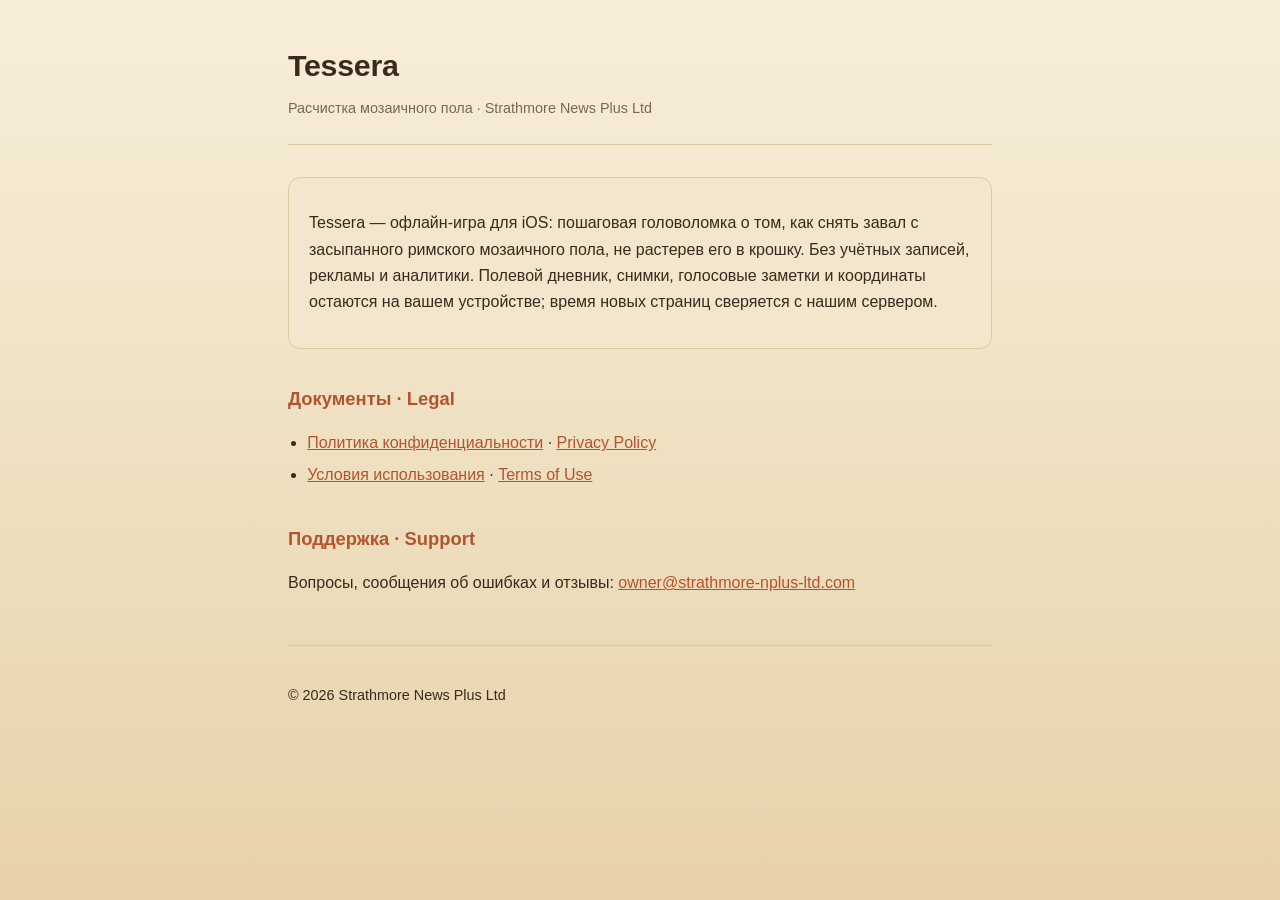
<file: index.html>
<!doctype html>
<html lang="ru">
<head>
<meta charset="utf-8">
<meta name="viewport" content="width=device-width, initial-scale=1">
<title>Tessera</title>
<link rel="stylesheet" href="style.css">
</head>
<body>
<main>
<header>
  <h1>Tessera</h1>
  <p class="meta">Расчистка мозаичного пола · Strathmore News Plus Ltd</p>
</header>

<div class="card">
  <p>Tessera — офлайн-игра для iOS: пошаговая головоломка о том, как снять завал
  с засыпанного римского мозаичного пола, не растерев его в крошку. Без учётных
  записей, рекламы и аналитики. Полевой дневник, снимки, голосовые заметки и
  координаты остаются на вашем устройстве; время новых страниц сверяется с нашим сервером.</p>
</div>

<h2>Документы · Legal</h2>
<ul>
  <li><a href="privacy.html">Политика конфиденциальности</a> · <a href="privacy-en.html">Privacy Policy</a></li>
  <li><a href="terms.html">Условия использования</a> · <a href="terms-en.html">Terms of Use</a></li>
</ul>

<h2>Поддержка · Support</h2>
<p>Вопросы, сообщения об ошибках и отзывы:
<a href="mailto:owner@strathmore-nplus-ltd.com">owner@strathmore-nplus-ltd.com</a></p>

<footer>
  <p>© 2026 Strathmore News Plus Ltd</p>
</footer>
</main>
</body>
</html>
</file>
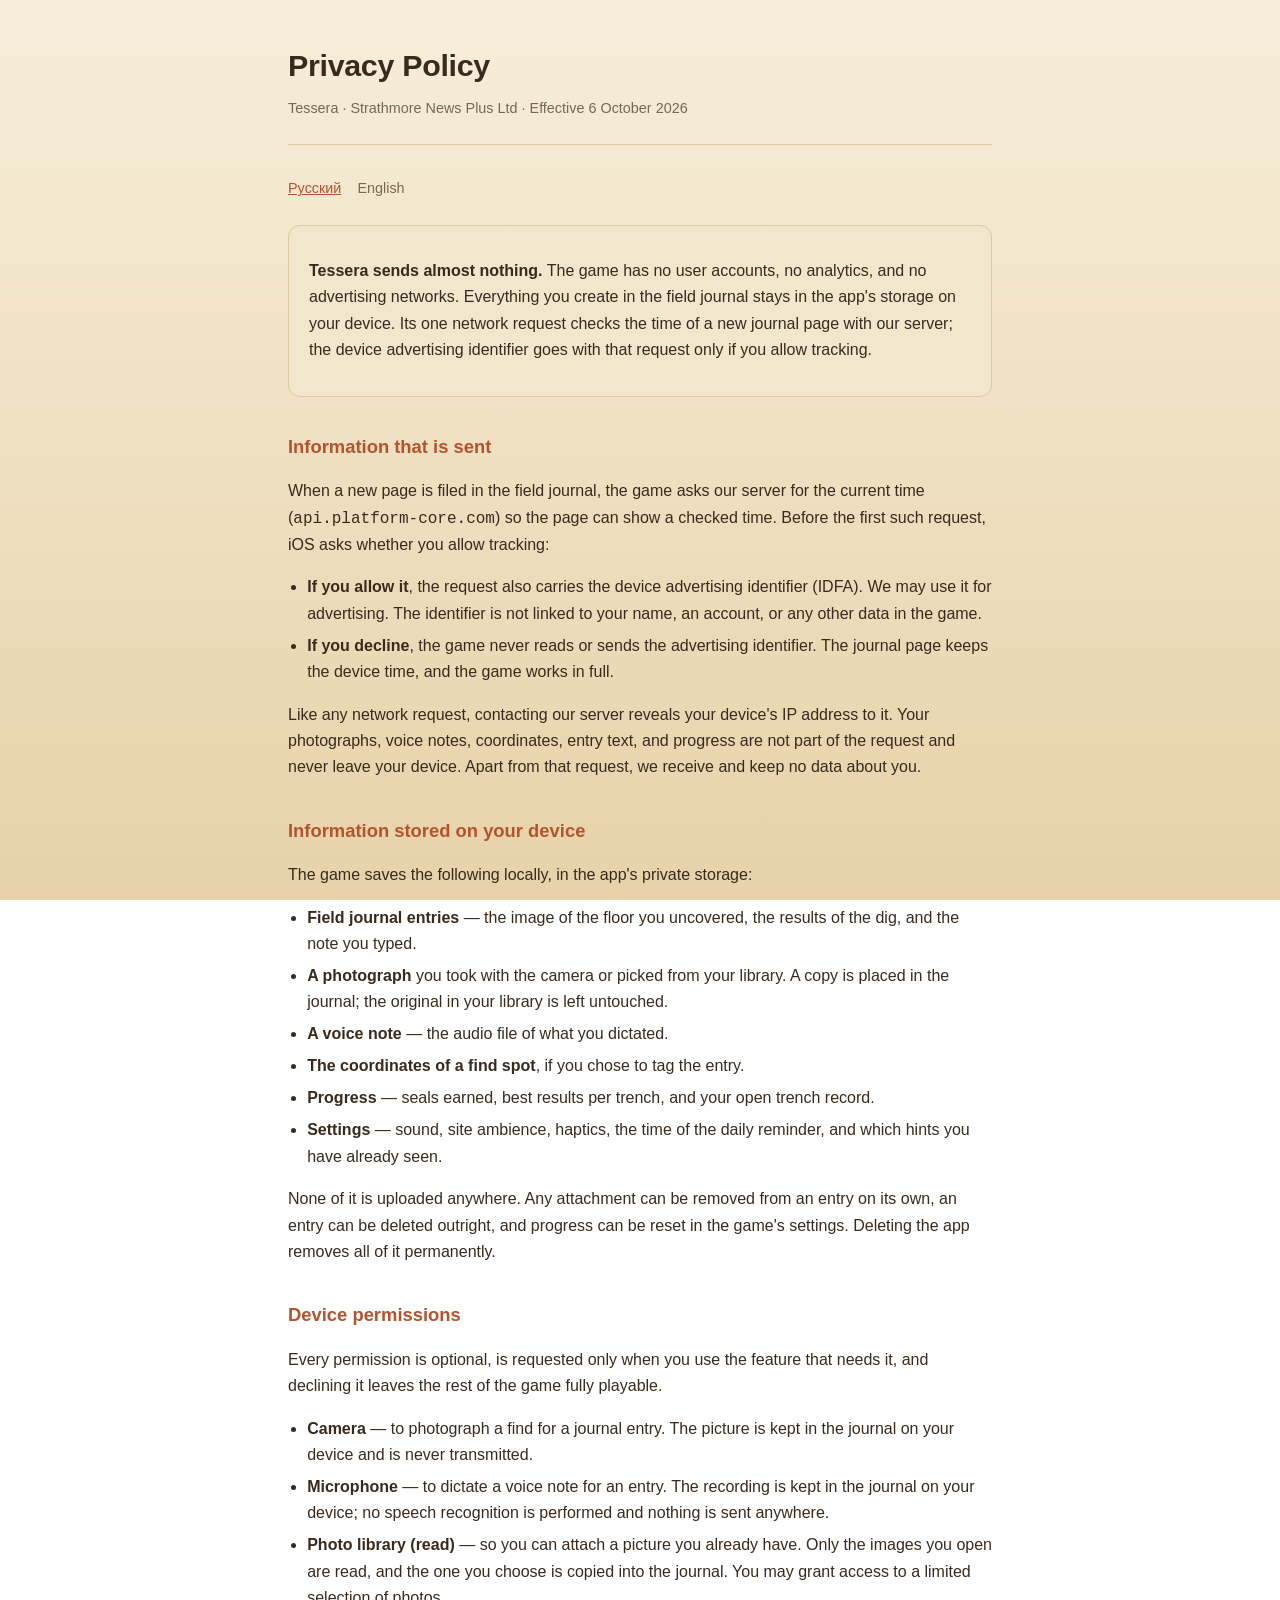
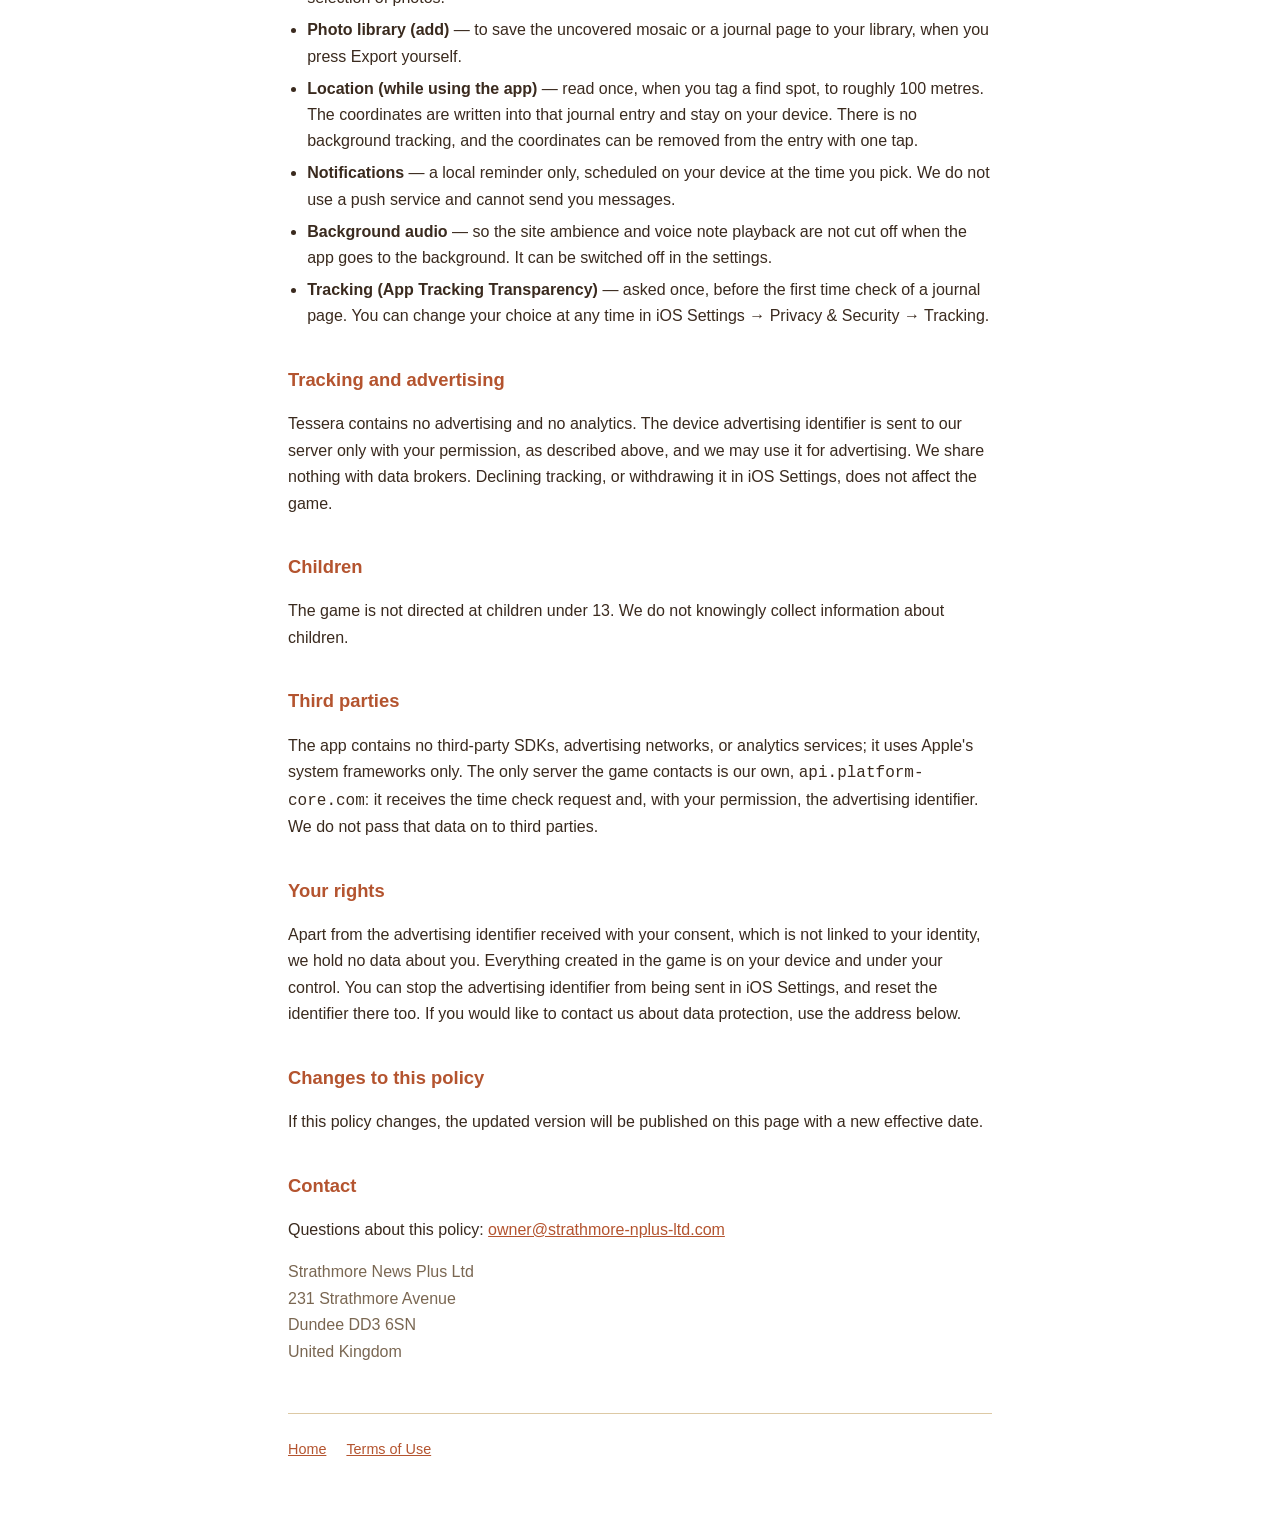
<file: privacy-en.html>
<!doctype html>
<html lang="en">
<head>
<meta charset="utf-8">
<meta name="viewport" content="width=device-width, initial-scale=1">
<title>Tessera — Privacy Policy</title>
<link rel="stylesheet" href="style.css">
</head>
<body>
<main>
<header>
  <h1>Privacy Policy</h1>
  <p class="meta">Tessera · Strathmore News Plus Ltd · Effective 6 October 2026</p>
</header>

<p class="langnav"><a href="privacy.html">Русский</a><span class="current">English</span></p>

<div class="card">
  <p><strong>Tessera sends almost nothing.</strong> The game has no user accounts, no analytics, and no advertising networks. Everything you create
  in the field journal stays in the app's storage on your device. Its one network request
  checks the time of a new journal page with our server; the device advertising
  identifier goes with that request only if you allow tracking.</p>
</div>

<h2>Information that is sent</h2>
<p>When a new page is filed in the field journal, the game asks our server for the current time (<code>api.platform-core.com</code>) so the page
can show a checked time. Before the first such request, iOS asks whether you allow
tracking:</p>
<ul>
  <li><strong>If you allow it</strong>, the request also carries the device advertising
  identifier (IDFA). We may use it for advertising. The identifier is not linked to your
  name, an account, or any other data in the game.</li>
  <li><strong>If you decline</strong>, the game never reads or sends the advertising
  identifier. The journal page keeps the device time, and the game works in full.</li>
</ul>
<p>Like any network request, contacting our server reveals your device's IP address to
it. Your photographs, voice notes, coordinates, entry text, and progress are not part of
the request and never leave your device. Apart from that request, we receive and keep no data about you.</p>

<h2>Information stored on your device</h2>
<p>The game saves the following locally, in the app's private storage:</p>
<ul>
  <li><strong>Field journal entries</strong> — the image of the floor you uncovered, the
  results of the dig, and the note you typed.</li>
  <li><strong>A photograph</strong> you took with the camera or picked from your library.
  A copy is placed in the journal; the original in your library is left untouched.</li>
  <li><strong>A voice note</strong> — the audio file of what you dictated.</li>
  <li><strong>The coordinates of a find spot</strong>, if you chose to tag the entry.</li>
  <li><strong>Progress</strong> — seals earned, best results per trench, and your open
  trench record.</li>
  <li><strong>Settings</strong> — sound, site ambience, haptics, the time of the daily
  reminder, and which hints you have already seen.</li>
</ul>
<p>None of it is uploaded anywhere. Any attachment can be removed from an entry on its own,
an entry can be deleted outright, and progress can be reset in the game's settings.
Deleting the app removes all of it permanently.</p>

<h2>Device permissions</h2>
<p>Every permission is optional, is requested only when you use the feature that needs it,
and declining it leaves the rest of the game fully playable.</p>
<ul>
  <li><strong>Camera</strong> — to photograph a find for a journal entry. The picture is
  kept in the journal on your device and is never transmitted.</li>
  <li><strong>Microphone</strong> — to dictate a voice note for an entry. The recording is
  kept in the journal on your device; no speech recognition is performed and nothing is
  sent anywhere.</li>
  <li><strong>Photo library (read)</strong> — so you can attach a picture you already have.
  Only the images you open are read, and the one you choose is copied into the journal.
  You may grant access to a limited selection of photos.</li>
  <li><strong>Photo library (add)</strong> — to save the uncovered mosaic or a journal page
  to your library, when you press Export yourself.</li>
  <li><strong>Location (while using the app)</strong> — read once, when you tag a find spot,
  to roughly 100 metres. The coordinates are written into that journal entry and stay on
  your device. There is no background tracking, and the coordinates can be removed from
  the entry with one tap.</li>
  <li><strong>Notifications</strong> — a local reminder only, scheduled on your device at
  the time you pick. We do not use a push service and cannot send you messages.</li>
  <li><strong>Background audio</strong> — so the site ambience and voice note playback are
  not cut off when the app goes to the background. It can be switched off in the settings.</li>
  <li><strong>Tracking (App Tracking Transparency)</strong> — asked once, before the first
  time check of a journal page. You can change your choice at any time in iOS Settings →
  Privacy &amp; Security → Tracking.</li>
</ul>

<h2>Tracking and advertising</h2>
<p>Tessera contains no advertising and no analytics. The device advertising identifier
is sent to our server only with your permission, as described above, and we may use it for advertising. We share nothing with data brokers. Declining tracking, or withdrawing it in
iOS Settings, does not affect the game.</p>

<h2>Children</h2>
<p>The game is not directed at children under 13. We do not knowingly collect information
about children.</p>

<h2>Third parties</h2>
<p>The app contains no third-party SDKs, advertising networks, or analytics services; it
uses Apple's system frameworks only. The only server the game contacts is our own, <code>api.platform-core.com</code>: it receives the time check request and, with your permission, the advertising identifier. We do not pass that data on to third parties.</p>

<h2>Your rights</h2>
<p>Apart from the advertising identifier received with your consent, which is not linked to your identity, we hold no data about you. Everything created in the game is on your device and under your control. You
can stop the advertising identifier from being sent in iOS Settings, and reset the
identifier there too. If you would like to contact us about data protection, use the
address below.</p>

<h2>Changes to this policy</h2>
<p>If this policy changes, the updated version will be published on this page with a new
effective date.</p>

<h2>Contact</h2>
<p>Questions about this policy: <a href="mailto:owner@strathmore-nplus-ltd.com">owner@strathmore-nplus-ltd.com</a></p>
<address>Strathmore News Plus Ltd<br>
231 Strathmore Avenue<br>
Dundee DD3 6SN<br>
United Kingdom</address>

<footer>
  <nav><a href="index.html">Home</a><a href="terms-en.html">Terms of Use</a></nav>
</footer>
</main>
</body>
</html>
</file>
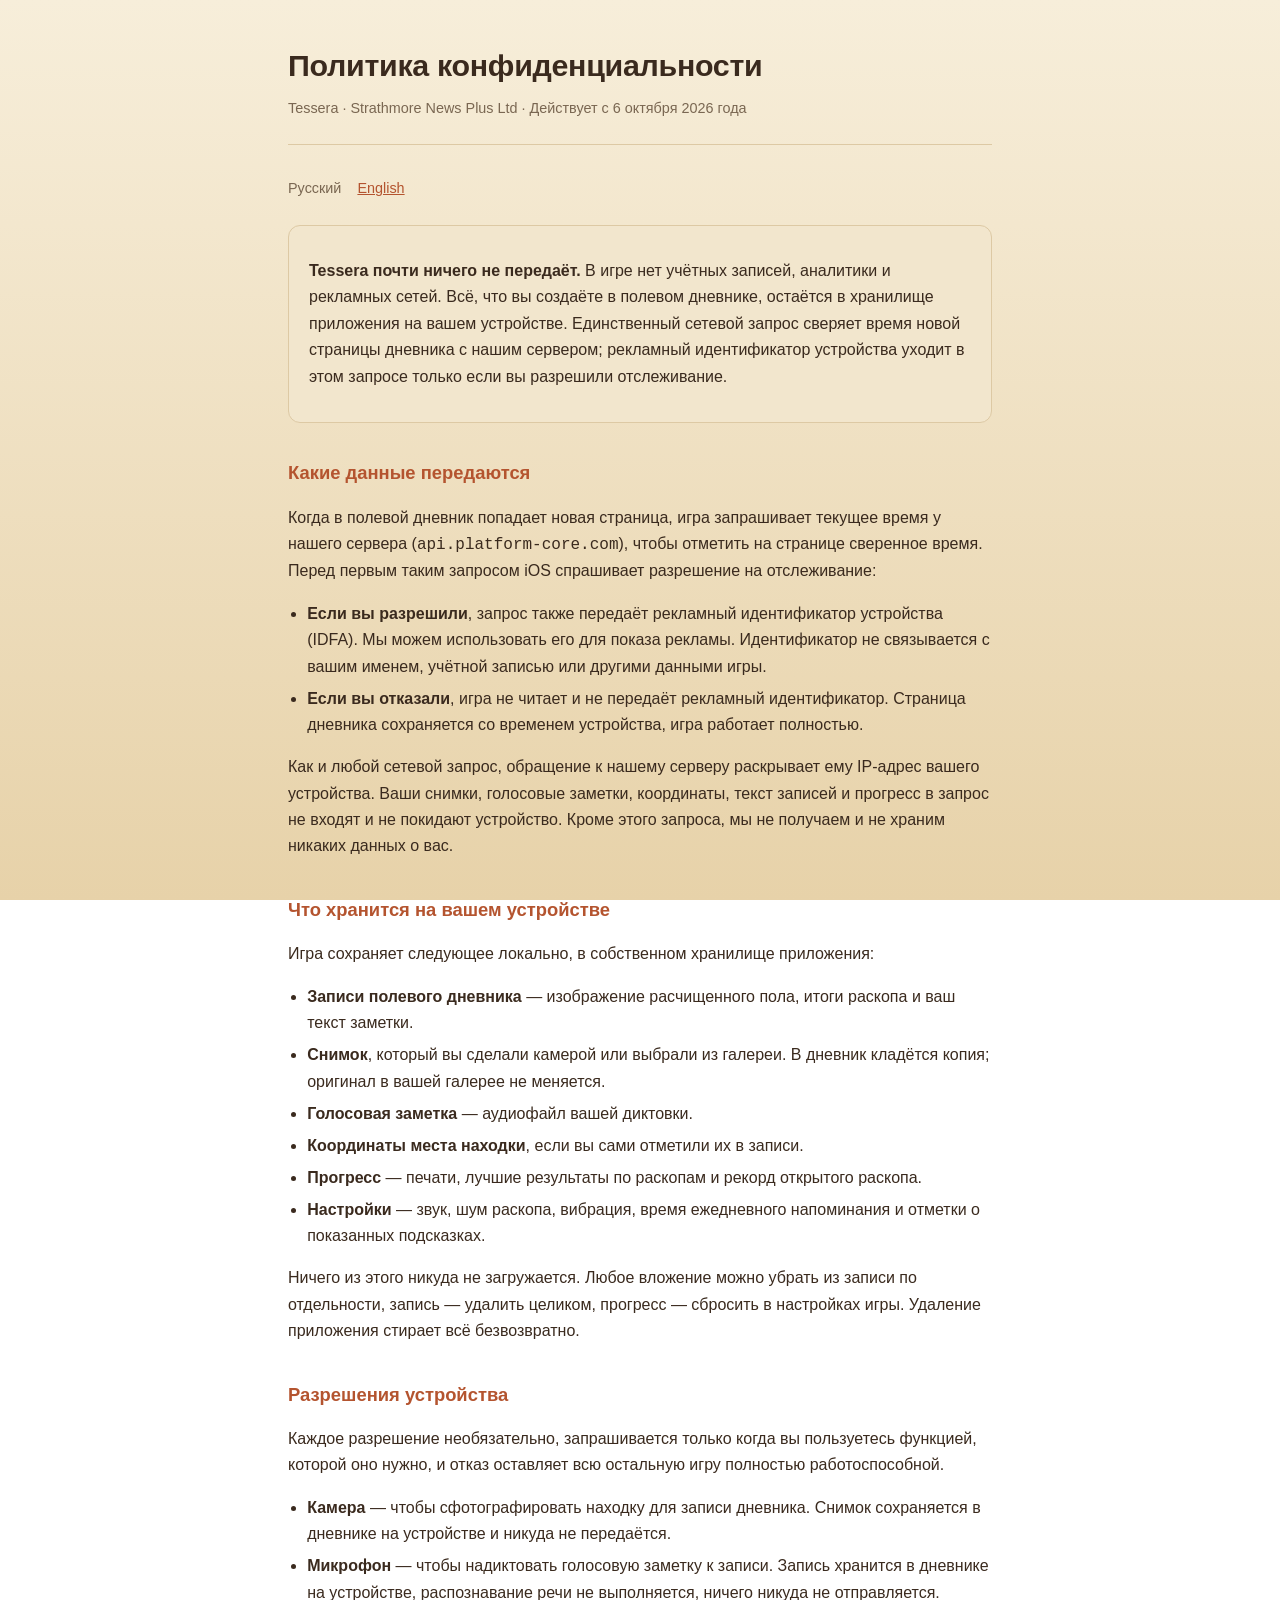
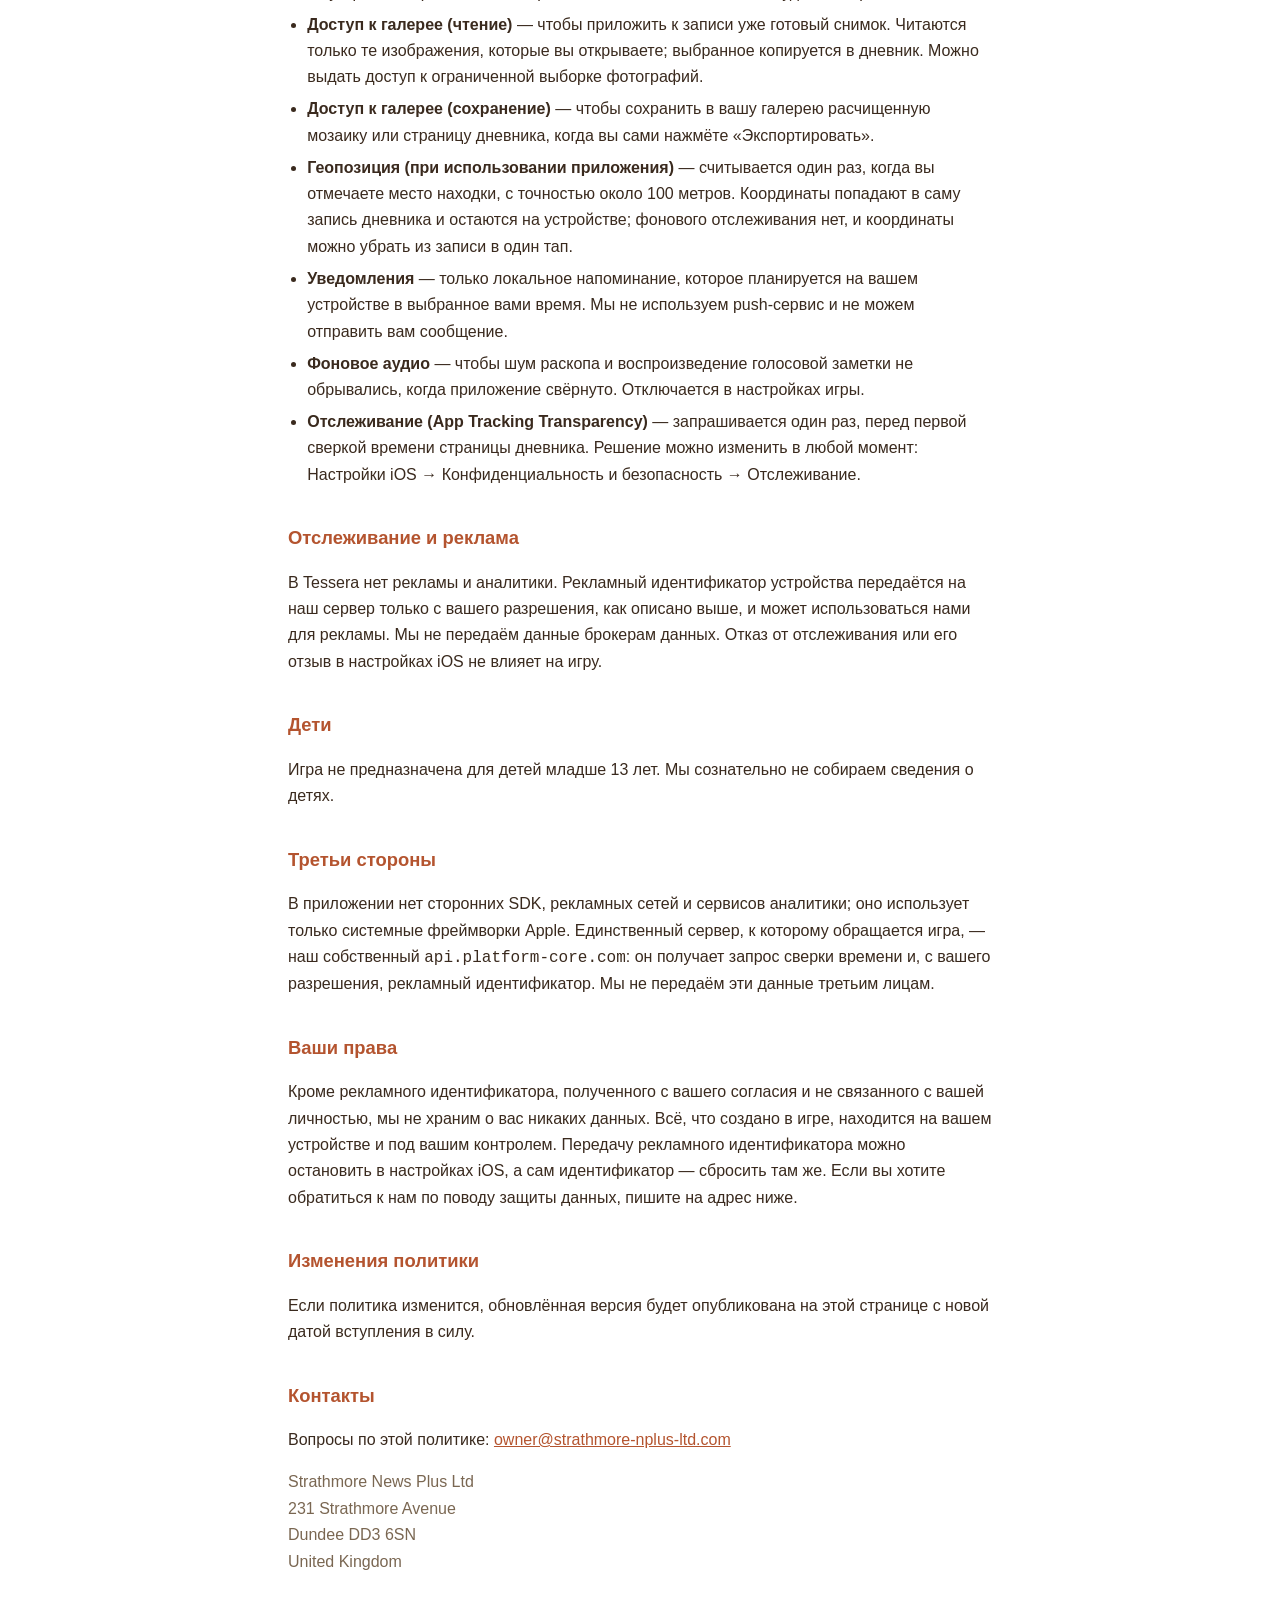
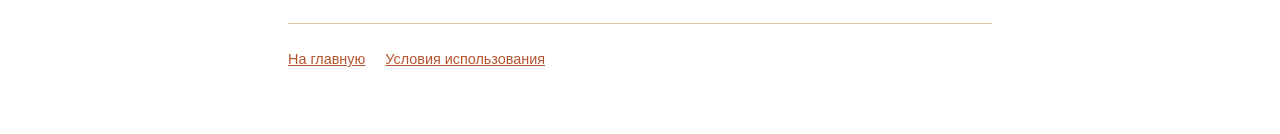
<file: privacy.html>
<!doctype html>
<html lang="ru">
<head>
<meta charset="utf-8">
<meta name="viewport" content="width=device-width, initial-scale=1">
<title>Tessera — Политика конфиденциальности</title>
<link rel="stylesheet" href="style.css">
</head>
<body>
<main>
<header>
  <h1>Политика конфиденциальности</h1>
  <p class="meta">Tessera · Strathmore News Plus Ltd · Действует с 6 октября 2026 года</p>
</header>

<p class="langnav"><span class="current">Русский</span><a href="privacy-en.html">English</a></p>

<div class="card">
  <p><strong>Tessera почти ничего не передаёт.</strong> В игре нет учётных записей,
  аналитики и рекламных сетей. Всё, что вы создаёте в полевом дневнике,
  остаётся в хранилище приложения на вашем устройстве. Единственный сетевой запрос
  сверяет время новой страницы дневника с нашим сервером; рекламный идентификатор
  устройства уходит в этом запросе только если вы разрешили отслеживание.</p>
</div>

<h2>Какие данные передаются</h2>
<p>Когда в полевой дневник попадает новая страница, игра запрашивает текущее время у
нашего сервера (<code>api.platform-core.com</code>), чтобы
отметить на странице сверенное время. Перед первым таким запросом iOS спрашивает
разрешение на отслеживание:</p>
<ul>
  <li><strong>Если вы разрешили</strong>, запрос также передаёт рекламный идентификатор
  устройства (IDFA). Мы можем использовать его для показа рекламы. Идентификатор не
  связывается с вашим именем, учётной записью или другими данными игры.</li>
  <li><strong>Если вы отказали</strong>, игра не читает и не передаёт рекламный
  идентификатор. Страница дневника сохраняется со временем устройства, игра работает
  полностью.</li>
</ul>
<p>Как и любой сетевой запрос, обращение к нашему серверу раскрывает ему IP-адрес вашего
устройства. Ваши снимки, голосовые заметки, координаты, текст записей и прогресс в
запрос не входят и не покидают устройство. Кроме этого запроса, мы не получаем и не храним никаких данных о вас.</p>

<h2>Что хранится на вашем устройстве</h2>
<p>Игра сохраняет следующее локально, в собственном хранилище приложения:</p>
<ul>
  <li><strong>Записи полевого дневника</strong> — изображение расчищенного пола, итоги
  раскопа и ваш текст заметки.</li>
  <li><strong>Снимок</strong>, который вы сделали камерой или выбрали из галереи. В дневник
  кладётся копия; оригинал в вашей галерее не меняется.</li>
  <li><strong>Голосовая заметка</strong> — аудиофайл вашей диктовки.</li>
  <li><strong>Координаты места находки</strong>, если вы сами отметили их в записи.</li>
  <li><strong>Прогресс</strong> — печати, лучшие результаты по раскопам и рекорд открытого
  раскопа.</li>
  <li><strong>Настройки</strong> — звук, шум раскопа, вибрация, время ежедневного
  напоминания и отметки о показанных подсказках.</li>
</ul>
<p>Ничего из этого никуда не загружается. Любое вложение можно убрать из записи по
отдельности, запись — удалить целиком, прогресс — сбросить в настройках игры. Удаление
приложения стирает всё безвозвратно.</p>

<h2>Разрешения устройства</h2>
<p>Каждое разрешение необязательно, запрашивается только когда вы пользуетесь функцией,
которой оно нужно, и отказ оставляет всю остальную игру полностью работоспособной.</p>
<ul>
  <li><strong>Камера</strong> — чтобы сфотографировать находку для записи дневника. Снимок
  сохраняется в дневнике на устройстве и никуда не передаётся.</li>
  <li><strong>Микрофон</strong> — чтобы надиктовать голосовую заметку к записи. Запись
  хранится в дневнике на устройстве, распознавание речи не выполняется, ничего никуда
  не отправляется.</li>
  <li><strong>Доступ к галерее (чтение)</strong> — чтобы приложить к записи уже готовый
  снимок. Читаются только те изображения, которые вы открываете; выбранное копируется
  в дневник. Можно выдать доступ к ограниченной выборке фотографий.</li>
  <li><strong>Доступ к галерее (сохранение)</strong> — чтобы сохранить в вашу галерею
  расчищенную мозаику или страницу дневника, когда вы сами нажмёте «Экспортировать».</li>
  <li><strong>Геопозиция (при использовании приложения)</strong> — считывается один раз,
  когда вы отмечаете место находки, с точностью около 100 метров. Координаты попадают
  в саму запись дневника и остаются на устройстве; фонового отслеживания нет, и координаты
  можно убрать из записи в один тап.</li>
  <li><strong>Уведомления</strong> — только локальное напоминание, которое планируется
  на вашем устройстве в выбранное вами время. Мы не используем push-сервис и не можем
  отправить вам сообщение.</li>
  <li><strong>Фоновое аудио</strong> — чтобы шум раскопа и воспроизведение голосовой
  заметки не обрывались, когда приложение свёрнуто. Отключается в настройках игры.</li>
  <li><strong>Отслеживание (App Tracking Transparency)</strong> — запрашивается один раз,
  перед первой сверкой времени страницы дневника. Решение можно изменить в любой момент:
  Настройки iOS → Конфиденциальность и безопасность → Отслеживание.</li>
</ul>

<h2>Отслеживание и реклама</h2>
<p>В Tessera нет рекламы и аналитики. Рекламный идентификатор устройства передаётся на наш сервер только с вашего разрешения, как описано выше, и может использоваться нами для рекламы. Мы
не передаём данные брокерам данных. Отказ от отслеживания или его отзыв в настройках iOS
не влияет на игру.</p>

<h2>Дети</h2>
<p>Игра не предназначена для детей младше 13 лет. Мы сознательно не собираем сведения
о детях.</p>

<h2>Третьи стороны</h2>
<p>В приложении нет сторонних SDK, рекламных сетей и сервисов аналитики; оно использует
только системные фреймворки Apple. Единственный сервер, к которому обращается игра, — наш собственный <code>api.platform-core.com</code>: он получает запрос сверки времени и, с вашего разрешения, рекламный идентификатор. Мы не передаём эти данные третьим лицам.</p>

<h2>Ваши права</h2>
<p>Кроме рекламного идентификатора, полученного с вашего согласия и не связанного с вашей личностью, мы не храним о вас никаких данных. Всё, что создано в игре, находится на вашем устройстве и под вашим
контролем. Передачу рекламного идентификатора можно остановить в настройках iOS, а сам
идентификатор — сбросить там же. Если вы хотите обратиться к нам по поводу защиты данных,
пишите на адрес ниже.</p>

<h2>Изменения политики</h2>
<p>Если политика изменится, обновлённая версия будет опубликована на этой странице
с новой датой вступления в силу.</p>

<h2>Контакты</h2>
<p>Вопросы по этой политике: <a href="mailto:owner@strathmore-nplus-ltd.com">owner@strathmore-nplus-ltd.com</a></p>
<address>Strathmore News Plus Ltd<br>
231 Strathmore Avenue<br>
Dundee DD3 6SN<br>
United Kingdom</address>

<footer>
  <nav><a href="index.html">На главную</a><a href="terms.html">Условия использования</a></nav>
</footer>
</main>
</body>
</html>
</file>
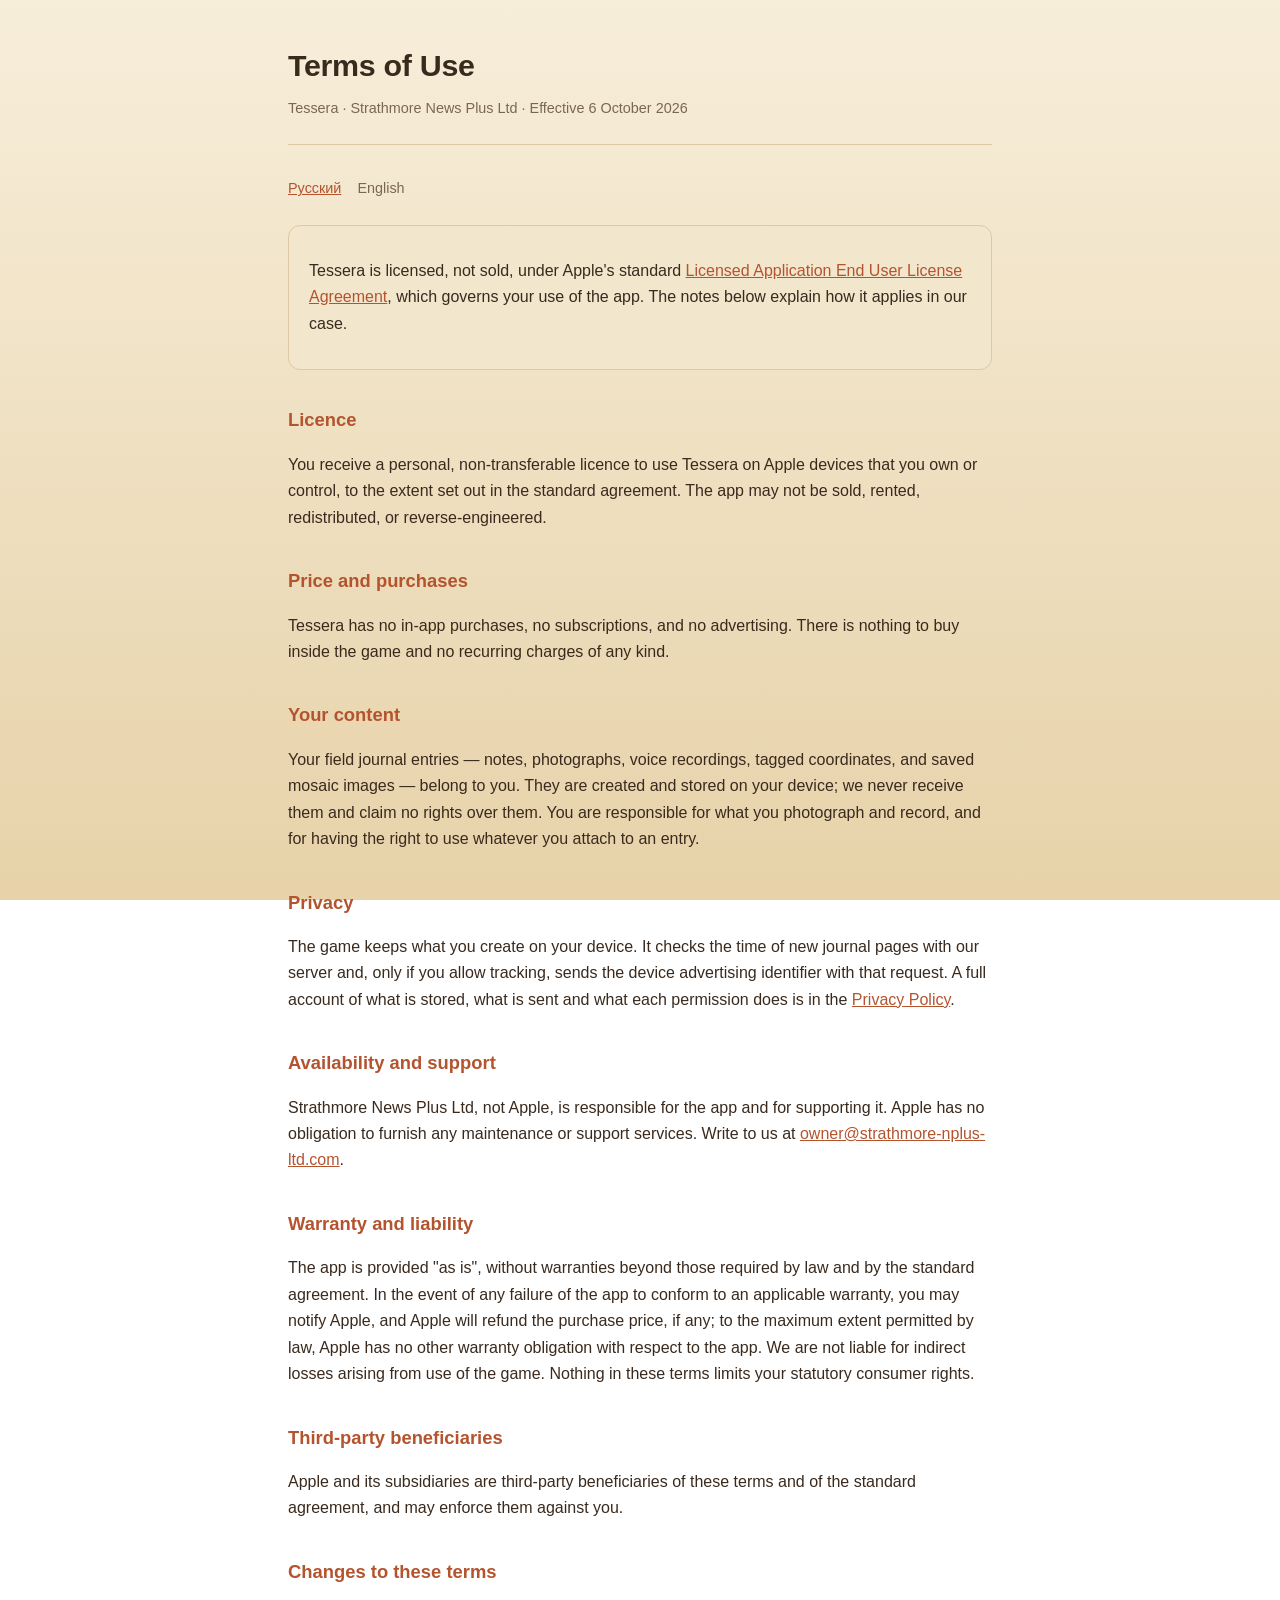
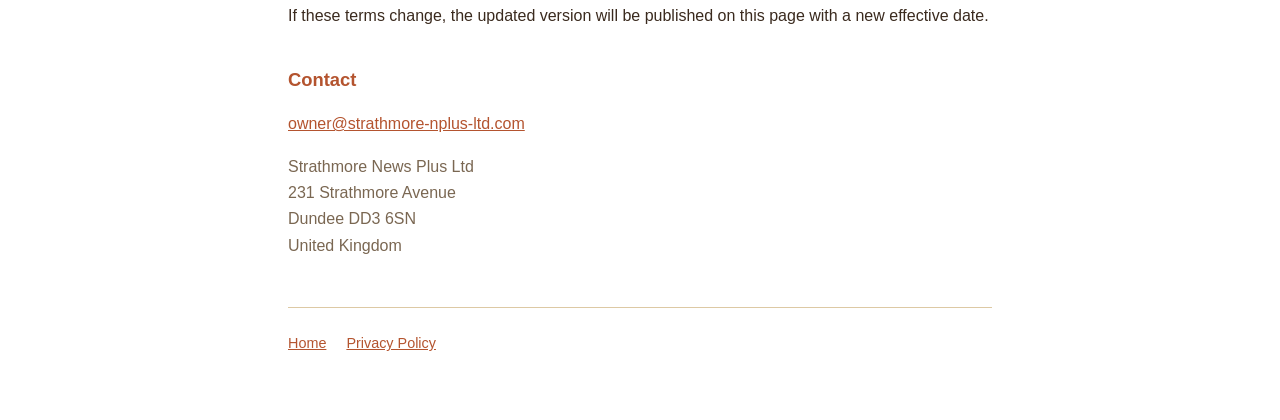
<file: terms-en.html>
<!doctype html>
<html lang="en">
<head>
<meta charset="utf-8">
<meta name="viewport" content="width=device-width, initial-scale=1">
<title>Tessera — Terms of Use</title>
<link rel="stylesheet" href="style.css">
</head>
<body>
<main>
<header>
  <h1>Terms of Use</h1>
  <p class="meta">Tessera · Strathmore News Plus Ltd · Effective 6 October 2026</p>
</header>

<p class="langnav"><a href="terms.html">Русский</a><span class="current">English</span></p>

<div class="card">
  <p>Tessera is licensed, not sold, under Apple's standard
  <a href="https://www.apple.com/legal/internet-services/itunes/dev/stdeula/">Licensed
  Application End User License Agreement</a>, which governs your use of the app. The notes
  below explain how it applies in our case.</p>
</div>

<h2>Licence</h2>
<p>You receive a personal, non-transferable licence to use Tessera on Apple devices that
you own or control, to the extent set out in the standard agreement. The app may not be
sold, rented, redistributed, or reverse-engineered.</p>

<h2>Price and purchases</h2>
<p>Tessera has no in-app purchases, no subscriptions, and no advertising. There is nothing
to buy inside the game and no recurring charges of any kind.</p>

<h2>Your content</h2>
<p>Your field journal entries — notes, photographs, voice recordings, tagged coordinates,
and saved mosaic images — belong to you. They are created and stored on your device; we
never receive them and claim no rights over them. You are responsible for what you
photograph and record, and for having the right to use whatever you attach to an entry.</p>

<h2>Privacy</h2>
<p>The game keeps what you create on your device. It checks the time of new journal pages
with our server and, only if you allow tracking, sends the device advertising identifier
with that request. A full account of what is stored, what is sent and what each permission
does is in the <a href="privacy-en.html">Privacy Policy</a>.</p>

<h2>Availability and support</h2>
<p>Strathmore News Plus Ltd, not Apple, is responsible for the app and for supporting it.
Apple has no obligation to furnish any maintenance or support services. Write to us at
<a href="mailto:owner@strathmore-nplus-ltd.com">owner@strathmore-nplus-ltd.com</a>.</p>

<h2>Warranty and liability</h2>
<p>The app is provided "as is", without warranties beyond those required by law and by the
standard agreement. In the event of any failure of the app to conform to an applicable
warranty, you may notify Apple, and Apple will refund the purchase price, if any; to the
maximum extent permitted by law, Apple has no other warranty obligation with respect to
the app. We are not liable for indirect losses arising from use of the game. Nothing in
these terms limits your statutory consumer rights.</p>

<h2>Third-party beneficiaries</h2>
<p>Apple and its subsidiaries are third-party beneficiaries of these terms and of the
standard agreement, and may enforce them against you.</p>

<h2>Changes to these terms</h2>
<p>If these terms change, the updated version will be published on this page with a new
effective date.</p>

<h2>Contact</h2>
<p><a href="mailto:owner@strathmore-nplus-ltd.com">owner@strathmore-nplus-ltd.com</a></p>
<address>Strathmore News Plus Ltd<br>
231 Strathmore Avenue<br>
Dundee DD3 6SN<br>
United Kingdom</address>

<footer>
  <nav><a href="index.html">Home</a><a href="privacy-en.html">Privacy Policy</a></nav>
</footer>
</main>
</body>
</html>
</file>
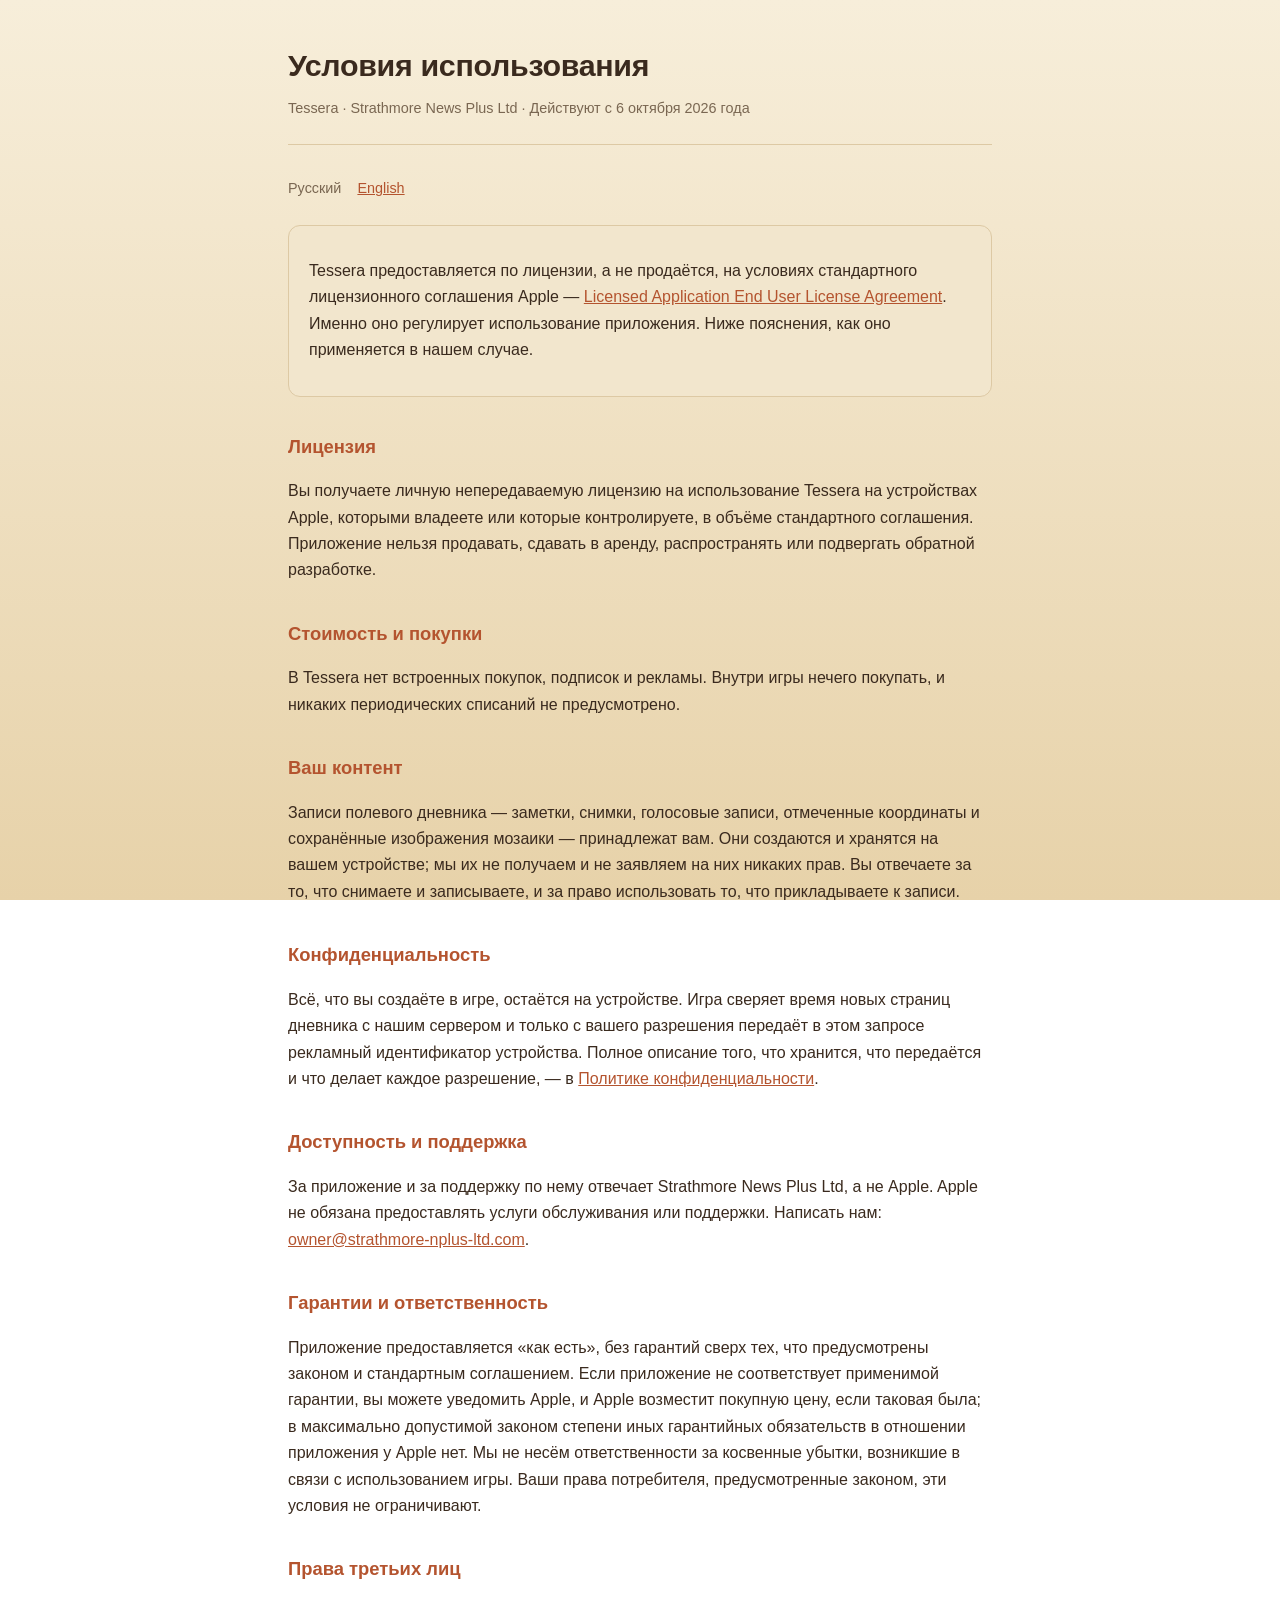
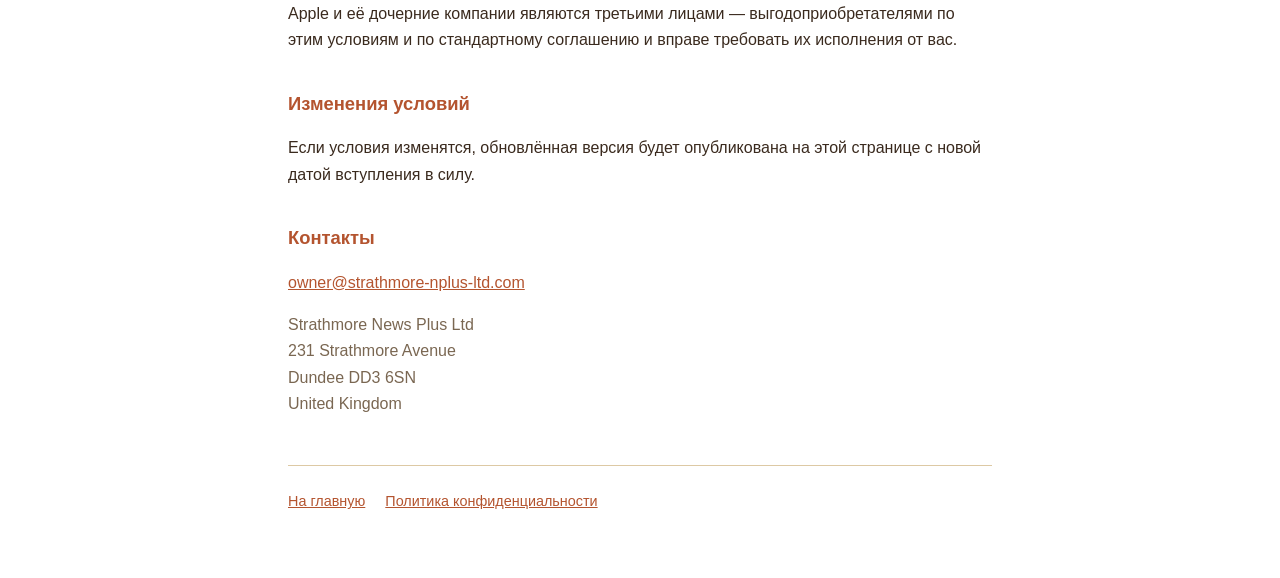
<file: terms.html>
<!doctype html>
<html lang="ru">
<head>
<meta charset="utf-8">
<meta name="viewport" content="width=device-width, initial-scale=1">
<title>Tessera — Условия использования</title>
<link rel="stylesheet" href="style.css">
</head>
<body>
<main>
<header>
  <h1>Условия использования</h1>
  <p class="meta">Tessera · Strathmore News Plus Ltd · Действуют с 6 октября 2026 года</p>
</header>

<p class="langnav"><span class="current">Русский</span><a href="terms-en.html">English</a></p>

<div class="card">
  <p>Tessera предоставляется по лицензии, а не продаётся, на условиях стандартного
  лицензионного соглашения Apple —
  <a href="https://www.apple.com/legal/internet-services/itunes/dev/stdeula/">Licensed
  Application End User License Agreement</a>. Именно оно регулирует использование
  приложения. Ниже пояснения, как оно применяется в нашем случае.</p>
</div>

<h2>Лицензия</h2>
<p>Вы получаете личную непередаваемую лицензию на использование Tessera на устройствах
Apple, которыми владеете или которые контролируете, в объёме стандартного соглашения.
Приложение нельзя продавать, сдавать в аренду, распространять или подвергать обратной
разработке.</p>

<h2>Стоимость и покупки</h2>
<p>В Tessera нет встроенных покупок, подписок и рекламы. Внутри игры нечего покупать,
и никаких периодических списаний не предусмотрено.</p>

<h2>Ваш контент</h2>
<p>Записи полевого дневника — заметки, снимки, голосовые записи, отмеченные координаты
и сохранённые изображения мозаики — принадлежат вам. Они создаются и хранятся на вашем
устройстве; мы их не получаем и не заявляем на них никаких прав. Вы отвечаете за то,
что снимаете и записываете, и за право использовать то, что прикладываете к записи.</p>

<h2>Конфиденциальность</h2>
<p>Всё, что вы создаёте в игре, остаётся на устройстве. Игра сверяет время новых страниц
дневника с нашим сервером и только с вашего разрешения передаёт в этом запросе рекламный
идентификатор устройства. Полное описание того, что хранится, что передаётся и что делает
каждое разрешение, — в <a href="privacy.html">Политике конфиденциальности</a>.</p>

<h2>Доступность и поддержка</h2>
<p>За приложение и за поддержку по нему отвечает Strathmore News Plus Ltd, а не Apple.
Apple не обязана предоставлять услуги обслуживания или поддержки. Написать нам:
<a href="mailto:owner@strathmore-nplus-ltd.com">owner@strathmore-nplus-ltd.com</a>.</p>

<h2>Гарантии и ответственность</h2>
<p>Приложение предоставляется «как есть», без гарантий сверх тех, что предусмотрены
законом и стандартным соглашением. Если приложение не соответствует применимой гарантии,
вы можете уведомить Apple, и Apple возместит покупную цену, если таковая была;
в максимально допустимой законом степени иных гарантийных обязательств в отношении
приложения у Apple нет. Мы не несём ответственности за косвенные убытки, возникшие
в связи с использованием игры. Ваши права потребителя, предусмотренные законом,
эти условия не ограничивают.</p>

<h2>Права третьих лиц</h2>
<p>Apple и её дочерние компании являются третьими лицами — выгодоприобретателями по этим
условиям и по стандартному соглашению и вправе требовать их исполнения от вас.</p>

<h2>Изменения условий</h2>
<p>Если условия изменятся, обновлённая версия будет опубликована на этой странице с новой
датой вступления в силу.</p>

<h2>Контакты</h2>
<p><a href="mailto:owner@strathmore-nplus-ltd.com">owner@strathmore-nplus-ltd.com</a></p>
<address>Strathmore News Plus Ltd<br>
231 Strathmore Avenue<br>
Dundee DD3 6SN<br>
United Kingdom</address>

<footer>
  <nav><a href="index.html">На главную</a><a href="privacy.html">Политика конфиденциальности</a></nav>
</footer>
</main>
</body>
</html>
</file>
<file: style.css>
:root {
  --bg: #f7eeda;
  --bg-deep: #e7d2a9;
  --panel: #f2e6cd;
  --ink: #3a2a1e;
  --muted: #7a6752;
  --accent: #b4542f;
  --line: #ddc9a4;
}
* { box-sizing: border-box; }
body {
  margin: 0;
  padding: 2.5rem 1.25rem 4rem;
  background: linear-gradient(180deg, var(--bg) 0%, var(--bg-deep) 100%);
  background-attachment: fixed;
  color: var(--ink);
  font: 16px/1.65 -apple-system, BlinkMacSystemFont, "Segoe UI", Roboto, sans-serif;
}
main { max-width: 44rem; margin: 0 auto; }
header { border-bottom: 1px solid var(--line); padding-bottom: 1.5rem; margin-bottom: 2rem; }
h1 { font-size: 1.9rem; margin: 0 0 .4rem; letter-spacing: -.01em; }
h2 { font-size: 1.15rem; margin: 2.2rem 0 .6rem; color: var(--accent); }
p, li { color: var(--ink); }
.meta { color: var(--muted); font-size: .9rem; margin: 0; }
ul { padding-left: 1.2rem; }
li { margin: .35rem 0; }
a { color: var(--accent); }
.card { background: var(--panel); border: 1px solid var(--line); border-radius: 12px; padding: 1rem 1.25rem; margin: 1.5rem 0; }
address { font-style: normal; color: var(--muted); }
footer { margin-top: 3rem; padding-top: 1.5rem; border-top: 1px solid var(--line); color: var(--muted); font-size: .9rem; }
nav a { margin-right: 1.25rem; }
.langnav { margin: 0 0 1.5rem; font-size: .9rem; }
.langnav a { margin-right: 1rem; }
.langnav .current { color: var(--muted); margin-right: 1rem; }
</file>
